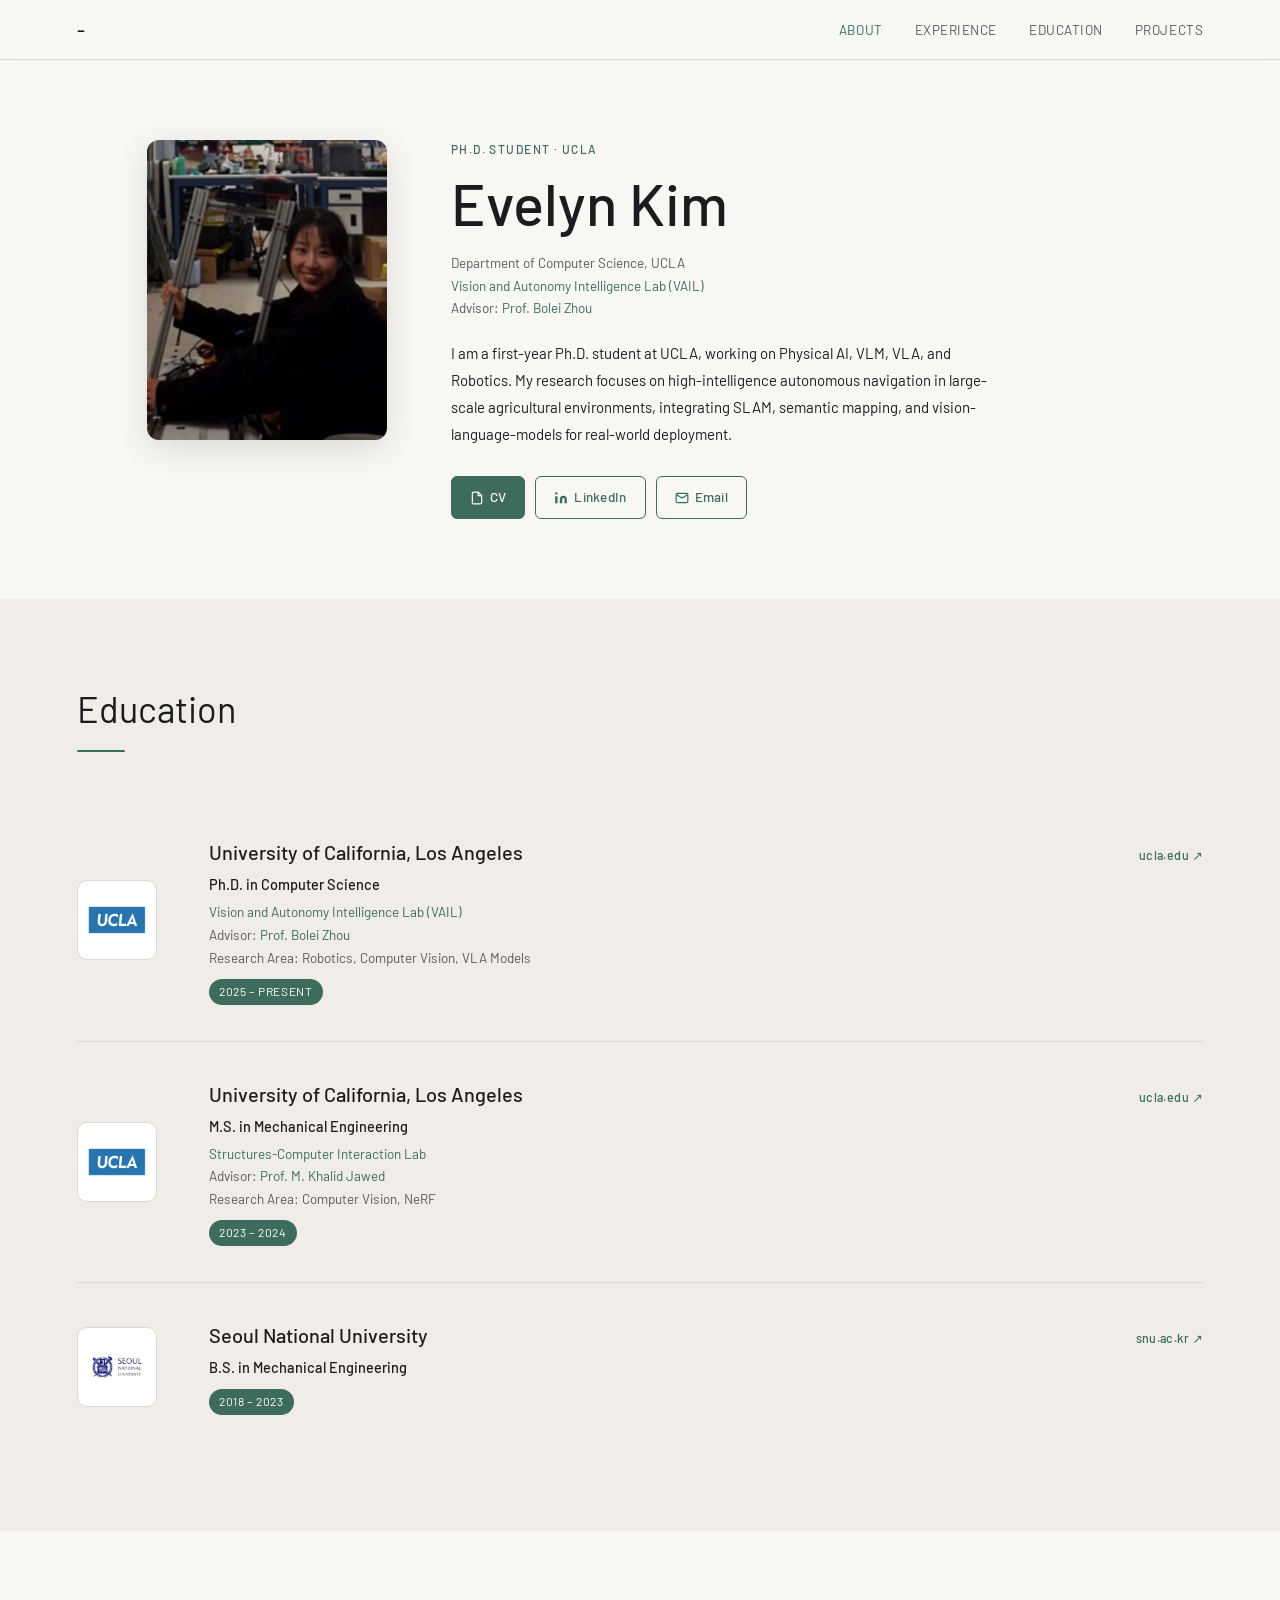
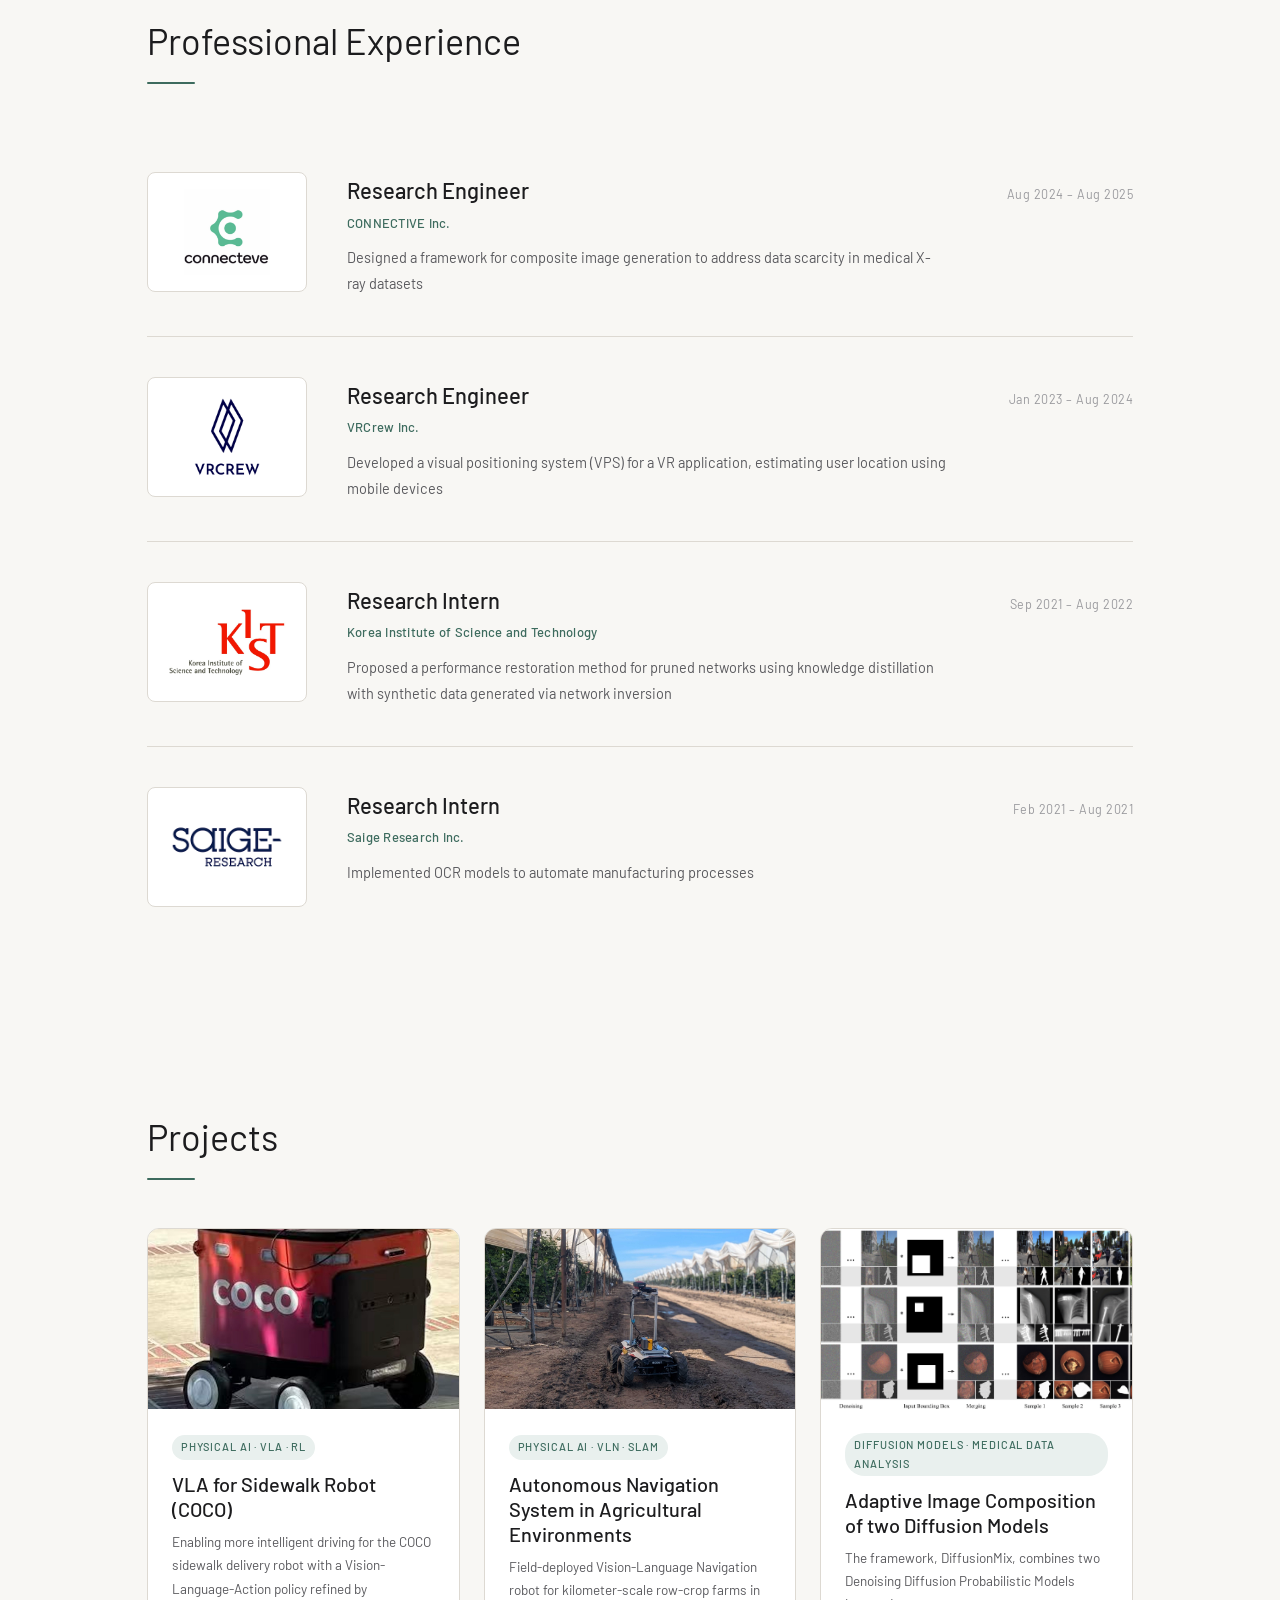
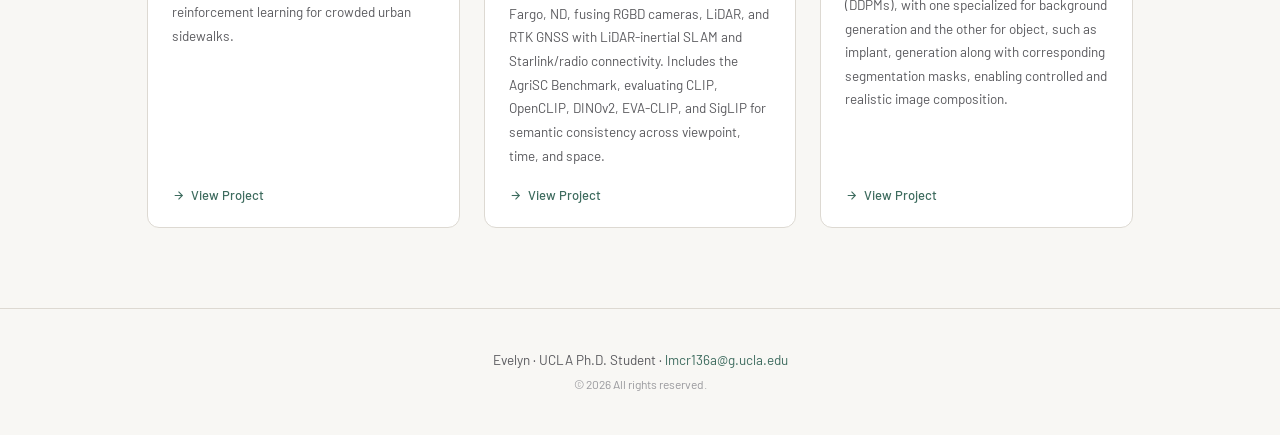
<file: index.html>
<!DOCTYPE html>
<html lang="en">
<head>
  <meta charset="UTF-8" />
  <meta name="viewport" content="width=device-width, initial-scale=1.0" />
  <title>Evelyn Kim, UCLA</title>
  <link rel="preconnect" href="https://fonts.googleapis.com" />
  <link href="https://fonts.googleapis.com/css2?family=Barlow:ital,wght@0,300;0,400;0,500;0,600;1,300;1,400&display=swap" rel="stylesheet" />
  <link rel="stylesheet" href="style.css" />
</head>
<body>

  <!-- ── NAV ─────────────────────────────────────── -->
  <nav id="navbar">
    <span class="nav-name">-</span>
    <ul>
      <li><a href="#about">About</a></li>
      <li><a href="#experience">Experience</a></li>
      <li><a href="#education">Education</a></li>
      <li><a href="#projects">Projects</a></li>
    </ul>
  </nav>

  <!-- ── HERO / ABOUT ──────────────────────────────── -->
  <section id="about" class="hero">
    <div class="hero-inner">
      <div class="hero-photo fade-in">
        <img src="images/profile.jpg" alt="Profile photo" />
      </div>
      <div class="hero-text fade-in delay-1">
        <p class="label">Ph.D. Student · UCLA</p>
        <h1>Evelyn Kim<br /><span class="name-light"><!-- Your Last Name --></span></h1>
        <p class="affiliation">
          Department of Computer Science, UCLA<br />
          <a href="https://vail.cs.ucla.edu/" target="_blank" rel="noopener">Vision and Autonomy Intelligence Lab (VAIL)</a><br />
          Advisor: <a href="https://boleizhou.github.io/" target="_blank" rel="noopener">Prof. Bolei Zhou</a>
        </p>
        <p class="bio">
          I am a first-year Ph.D. student at UCLA, working on Physical AI, VLM, VLA, and Robotics. My research focuses on high-intelligence autonomous navigation in large-scale agricultural environments, integrating SLAM, semantic mapping, and vision-language-models for real-world deployment.
        </p>
        <div class="hero-links">
          <a href="pdfs/CV_Kim.pdf" class="btn" target="_blank" rel="noopener">
            <svg width="14" height="14" viewBox="0 0 24 24" fill="none" stroke="currentColor" stroke-width="2"><path d="M14 2H6a2 2 0 0 0-2 2v16a2 2 0 0 0 2 2h12a2 2 0 0 0 2-2V8z"/><polyline points="14,2 14,8 20,8"/></svg>
            CV
          </a>
          <a href="https://www.linkedin.com/in/steamhyeon/" class="btn btn-outline" target="_blank" rel="noopener">
            <svg width="14" height="14" viewBox="0 0 24 24" fill="currentColor"><path d="M16 8a6 6 0 0 1 6 6v7h-4v-7a2 2 0 0 0-2-2 2 2 0 0 0-2 2v7h-4v-7a6 6 0 0 1 6-6z"/><rect x="2" y="9" width="4" height="12"/><circle cx="4" cy="4" r="2"/></svg>
            LinkedIn
          </a>
          <a href="/cdn-cgi/l/email-protection#bbd7d6d8c98a888ddafbdc95ced8d7da95dedfce" class="btn btn-outline">
            <svg width="14" height="14" viewBox="0 0 24 24" fill="none" stroke="currentColor" stroke-width="2"><path d="M4 4h16c1.1 0 2 .9 2 2v12c0 1.1-.9 2-2 2H4c-1.1 0-2-.9-2-2V6c0-1.1.9-2 2-2z"/><polyline points="22,6 12,12 2,6"/></svg>
            Email
          </a>
        </div>
      </div>
    </div>
  </section>

  <!-- ── EDUCATION ──────────────────────────────── -->
  <section id="education" class="section section-alt">
    <div class="section-inner">
      <h2 class="section-title fade-in">Education</h2>
      <div class="divider fade-in"></div>

      <!-- UCLA PhD -->
      <div class="edu-item fade-in">
        <div class="edu-logo">
          <img src="images/ucla.png" alt="UCLA" />
        </div>
        <div class="edu-content">
          <div class="edu-header">
            <h3>University of California, Los Angeles</h3>
            <a href="https://www.ucla.edu" class="school-link" target="_blank" rel="noopener">
              ucla.edu ↗
            </a>
          </div>
          <p class="edu-degree">Ph.D. in Computer Science</p>
          <p class="edu-details">
            <a href="https://vail.cs.ucla.edu/" target="_blank" rel="noopener">Vision and Autonomy Intelligence Lab (VAIL)</a><br />
            Advisor: <a href="https://boleizhou.github.io/" target="_blank" rel="noopener">Prof. Bolei Zhou</a><br />
            Research Area: Robotics, Computer Vision, VLA Models
          </p>
          <span class="edu-date">2025 – Present</span>
        </div>
      </div>

      <!-- UCLA MS -->
      <div class="edu-item fade-in">
        <div class="edu-logo">
          <img src="images/ucla.png" alt="UCLA" />
        </div>
        <div class="edu-content">
          <div class="edu-header">
            <h3>University of California, Los Angeles</h3>
            <a href="https://www.ucla.edu" class="school-link" target="_blank" rel="noopener">
              ucla.edu ↗
            </a>
          </div>
          <p class="edu-degree">M.S. in Mechanical Engineering</p>
          <p class="edu-details">
            <a href="https://structures.computer/" target="_blank" rel="noopener">Structures-Computer Interaction Lab</a><br />
            Advisor: <a href="https://samueli.ucla.edu/people/m-khalid-jawed/" target="_blank" rel="noopener">Prof. M. Khalid Jawed</a><br />
            Research Area: Computer Vision, NeRF
          </p>
          <span class="edu-date">2023 – 2024</span>
        </div>
      </div>

      <!-- SNU -->
      <div class="edu-item fade-in">
        <div class="edu-logo">
          <img src="images/snu.png" alt="Seoul National University" />
        </div>
        <div class="edu-content">
          <div class="edu-header">
            <h3>Seoul National University</h3>
            <a href="https://www.snu.ac.kr" class="school-link" target="_blank" rel="noopener">
              snu.ac.kr ↗
            </a>
          </div>
          <p class="edu-degree">B.S. in Mechanical Engineering</p>
          <p class="edu-details">
            <!-- Additional details, honors, relevant coursework, etc. -->
          </p>
          <span class="edu-date">2018 – 2023</span>
        </div>
      </div>

    </div>
  </section>

  <!-- ── PROFESSIONAL EXPERIENCE ────────────────── -->
  <section id="experience" class="section">
    <div class="section-inner">
      <h2 class="section-title fade-in">Professional Experience</h2>
      <div class="divider fade-in"></div>

      <div class="exp-item fade-in">
        <div class="exp-image">
          <img src="images/connecteve.png" alt="CONNECTEVE" />
        </div>
        <div class="exp-content">
          <div class="exp-header">
            <h3>Research Engineer</h3>
            <span class="exp-date">Aug 2024 – Aug 2025</span>
          </div>
          <p class="exp-place">CONNECTIVE Inc.</p>
          <p class="exp-desc">Designed a framework for composite image generation to address data scarcity in medical X-ray datasets</p>
        </div>
      </div>

      <div class="exp-item fade-in">
        <div class="exp-image">
          <img src="images/vrcrew.png" alt="VRCrew" />
        </div>
        <div class="exp-content">
          <div class="exp-header">
            <h3>Research Engineer</h3>
            <span class="exp-date">Jan 2023 – Aug 2024</span>
          </div>
          <p class="exp-place">VRCrew Inc.</p>
          <p class="exp-desc">Developed a visual positioning system (VPS) for a VR application, estimating user location using mobile devices</p>
        </div>
      </div>

      <div class="exp-item fade-in">
        <div class="exp-image">
          <img src="images/kist.jpg" alt="KIST" />
        </div>
        <div class="exp-content">
          <div class="exp-header">
            <h3>Research Intern</h3>
            <span class="exp-date">Sep 2021 – Aug 2022</span>
          </div>
          <p class="exp-place">Korea Institute of Science and Technology</p>
          <p class="exp-desc">Proposed a performance restoration method for pruned networks using knowledge distillation with synthetic data
generated via network inversion</p>
        </div>
      </div>

      <div class="exp-item fade-in">
        <div class="exp-image">
          <img src="images/saige_research.png" alt="Saige Research" />
        </div>
        <div class="exp-content">
          <div class="exp-header">
            <h3>Research Intern</h3>
            <span class="exp-date">Feb 2021 – Aug 2021</span>
          </div>
          <p class="exp-place">Saige Research Inc.</p>
          <p class="exp-desc">Implemented OCR models to automate manufacturing processes</p>
        </div>
      </div>

    </div>
  </section>

  <!-- ── PROJECTS ───────────────────────────────── -->
  <section id="projects" class="section">
    <div class="section-inner">
      <h2 class="section-title fade-in">Projects</h2>
      <div class="divider fade-in"></div>

      <div class="projects-grid">

        <!-- Project 1 — COCO VLA -->
        <a href="projects/coco-vla.html" class="project-card fade-in">
          <div class="project-thumb">
            <img src="images/projects/coco_robot.jpg" alt="VLA for Sidewalk Robot (COCO)"
                 onerror="this.parentElement.innerHTML='<div class=\'project-thumb-placeholder\'>🤖</div>'" />
          </div>
          <div class="project-body">
            <div class="project-top">
              <span class="project-tag">Physical AI · VLA · RL</span>
              <h3>VLA for Sidewalk Robot (COCO)</h3>
              <p>
                Enabling more intelligent driving for the COCO sidewalk delivery robot with a
                Vision-Language-Action policy refined by reinforcement learning for crowded
                urban sidewalks.
              </p>
            </div>
            <div class="project-footer">
              <svg width="13" height="13" viewBox="0 0 24 24" fill="none" stroke="currentColor" stroke-width="2"><line x1="5" y1="12" x2="19" y2="12"/><polyline points="12,5 19,12 12,19"/></svg>
              View Project
            </div>
          </div>
        </a>

        <!-- Project 2 — Agricultural Navigation (Fargo VLN + SLAM + AgriSC) -->
        <a href="projects/agri-nav.html" class="project-card fade-in delay-1">
          <div class="project-thumb">
            <img src="images/projects/agri_nav_thumb.jpg" alt="Autonomous Navigation System"
                 onerror="this.parentElement.innerHTML='<div class=\'project-thumb-placeholder\'>🗺️</div>'" />
          </div>
          <div class="project-body">
            <div class="project-top">
              <span class="project-tag">Physical AI · VLN · SLAM</span>
              <h3>Autonomous Navigation System in Agricultural Environments</h3>
              <p>
                Field-deployed Vision-Language Navigation robot for kilometer-scale row-crop farms in
                Fargo, ND, fusing RGBD cameras, LiDAR, and RTK GNSS with LiDAR-inertial SLAM and
                Starlink/radio connectivity. Includes the AgriSC Benchmark, evaluating CLIP, OpenCLIP,
                DINOv2, EVA-CLIP, and SigLIP for semantic consistency across viewpoint, time, and space.
              </p>
            </div>
            <div class="project-footer">
              <svg width="13" height="13" viewBox="0 0 24 24" fill="none" stroke="currentColor" stroke-width="2"><line x1="5" y1="12" x2="19" y2="12"/><polyline points="12,5 19,12 12,19"/></svg>
              View Project
            </div>
          </div>
        </a>

        <!-- Project 3 — DiffusionMix -->
        <a href="projects/diff.html" class="project-card fade-in delay-2">
          <div class="project-thumb">
            <img src="images/projects/diff_thumb.png" alt="Self-Supervised Viewpoint Selector"
                 onerror="this.parentElement.innerHTML='<div class=\'project-thumb-placeholder\'>📸</div>'" />
          </div>
          <div class="project-body">
            <div class="project-top">
              <span class="project-tag">Diffusion Models · Medical Data Analysis</span>
              <h3>Adaptive Image Composition of two Diffusion Models</h3>
              <p>
                The framework, DiffusionMix, combines two Denoising Diffusion Probabilistic Models (DDPMs), with one specialized for background generation and the other for object, such as implant, generation along with corresponding segmentation masks, enabling controlled and realistic image composition.
              </p>
            </div>
            <div class="project-footer">
              <svg width="13" height="13" viewBox="0 0 24 24" fill="none" stroke="currentColor" stroke-width="2"><line x1="5" y1="12" x2="19" y2="12"/><polyline points="12,5 19,12 12,19"/></svg>
              View Project
            </div>
          </div>
        </a>
<!-- 
        <a href="projects/vps.html" class="project-card fade-in delay-2">
          <div class="project-thumb">
            <img src="images/projects/vps_thumb.jpg" alt="Visual Positioning System"
                 onerror="this.parentElement.innerHTML='<div class=\'project-thumb-placeholder\'>📍</div>'" />
          </div>
          <div class="project-body">
            <div class="project-top">
              <span class="project-tag"></span>
              <h3>Visual Positioning System (VPS)</h3>
              <p>
              </p>
            </div>
            <div class="project-footer">
              <svg width="13" height="13" viewBox="0 0 24 24" fill="none" stroke="currentColor" stroke-width="2"><line x1="5" y1="12" x2="19" y2="12"/><polyline points="12,5 19,12 12,19"/></svg>
              View Project
            </div>
          </div>
        </a>

        <a href="projects/kd-domain-adapt.html" class="project-card fade-in delay-2">
          <div class="project-thumb">
            <img src="images/projects/kd_thumb.jpg" alt="Knowledge Distillation"
                 onerror="this.parentElement.innerHTML='<div class=\'project-thumb-placeholder\'>🧠</div>'" />
          </div>
          <div class="project-body">
            <div class="project-top">
              <span class="project-tag"></span>
              <h3>Knowledge Distillation with Network Inversion, Domain Adaptation</h3>
              <p>
              </p>
            </div>
            <div class="project-footer">
              <svg width="13" height="13" viewBox="0 0 24 24" fill="none" stroke="currentColor" stroke-width="2"><line x1="5" y1="12" x2="19" y2="12"/><polyline points="12,5 19,12 12,19"/></svg>
              View Project
            </div>
          </div>
        </a> -->

      </div>
    </div>
  </section>

  <!-- ── FOOTER ─────────────────────────────────── -->
  <footer>
    <p>Evelyn · UCLA Ph.D. Student · <a href="mailto:lmcr136a@g.ucla.edu">lmcr136a@g.ucla.edu</a></p>
    <p class="footer-copy">© <span id="year"></span> All rights reserved.</p>
  </footer>

  <script src="script.js"></script>
</body>
</html>
</file>
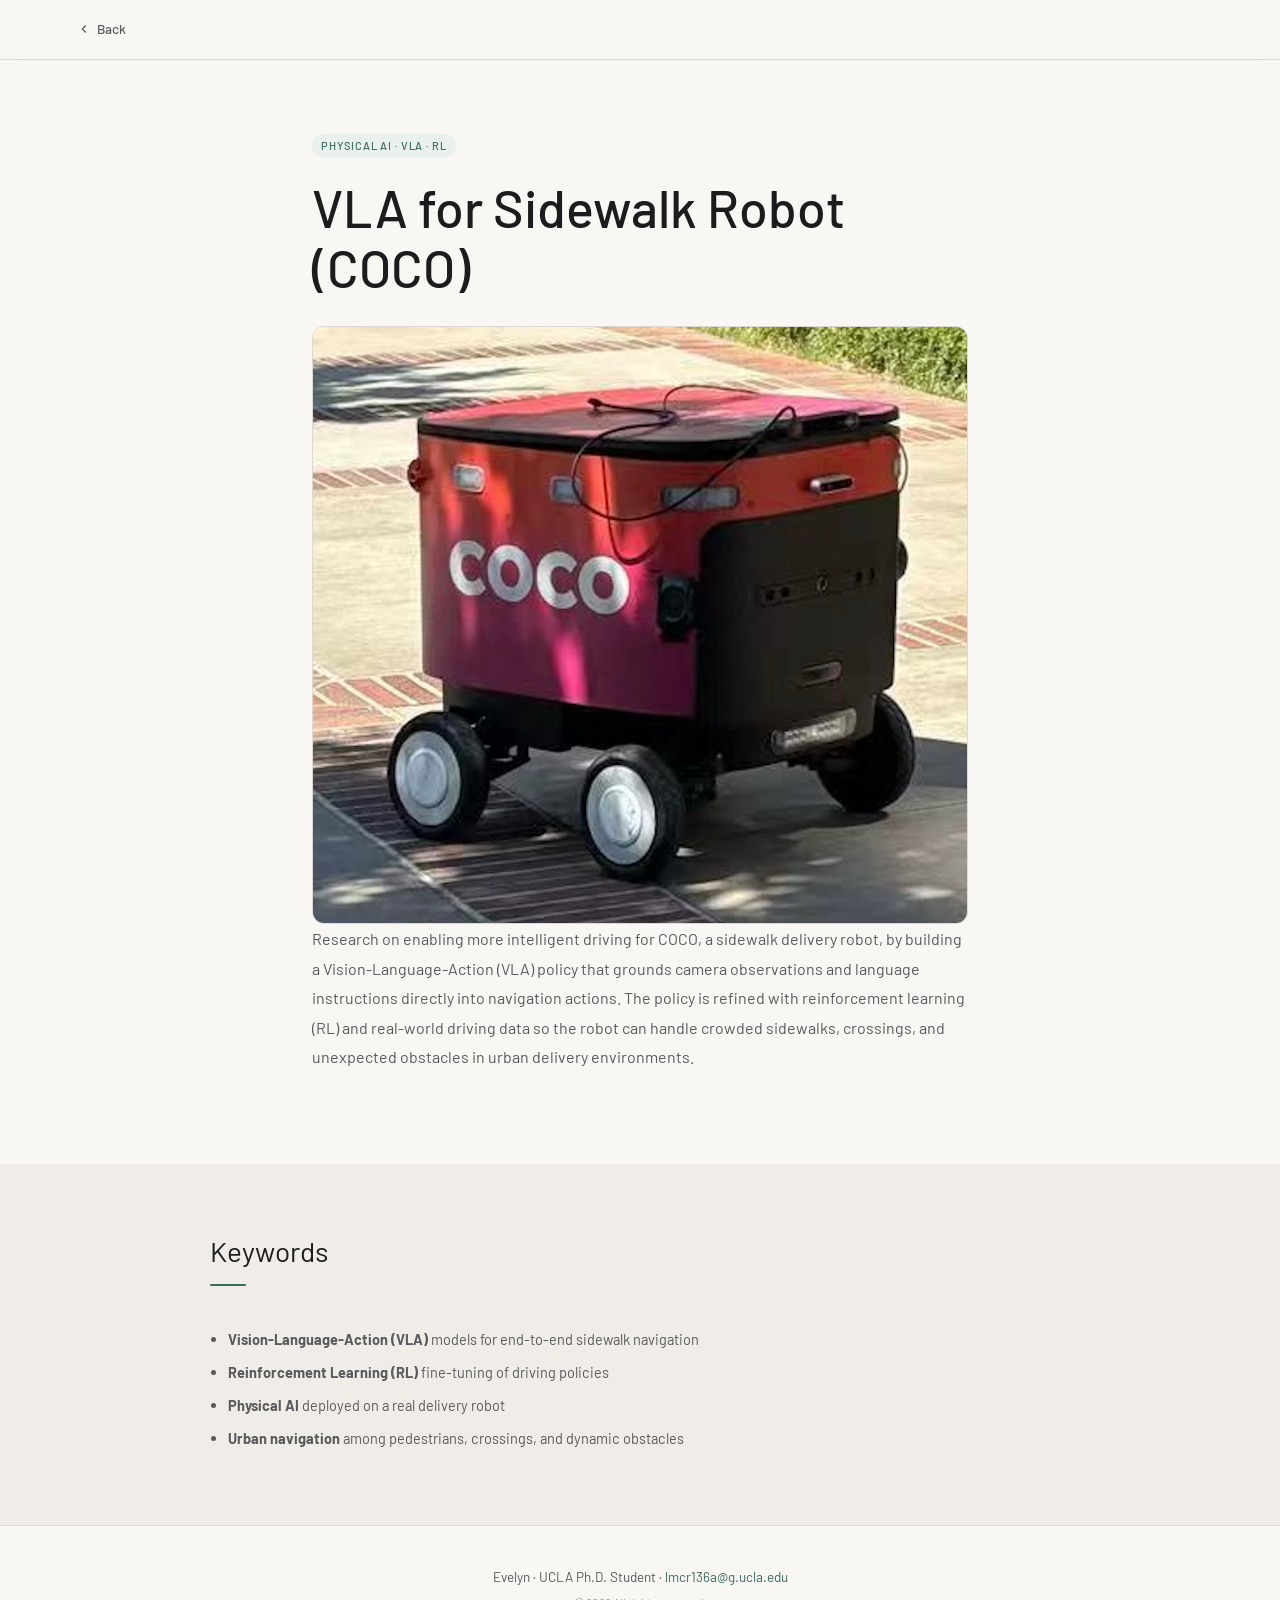
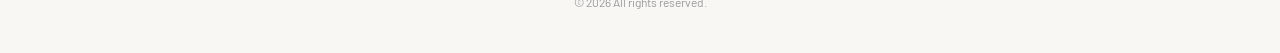
<file: projects/coco-vla.html>
<!DOCTYPE html>
<html lang="en">
<head>
  <meta charset="UTF-8" />
  <meta name="viewport" content="width=device-width, initial-scale=1.0" />
  <title>VLA for Sidewalk Robot (COCO) — Evelyn N. Kim</title>
  <link rel="preconnect" href="https://fonts.googleapis.com" />
  <link href="https://fonts.googleapis.com/css2?family=Barlow:ital,wght@0,300;0,400;0,500;0,600;1,300;1,400&display=swap" rel="stylesheet" />
  <link rel="stylesheet" href="../style.css" />
  <style>
    .proj-back {
      position: fixed;
      top: 0; left: 0; right: 0;
      height: var(--nav-h);
      background: rgba(248, 247, 244, 0.88);
      backdrop-filter: blur(12px);
      -webkit-backdrop-filter: blur(12px);
      border-bottom: 1px solid var(--border);
      display: flex;
      align-items: center;
      padding: 0 clamp(24px, 6vw, 80px);
      z-index: 100;
    }
    .proj-back a {
      display: inline-flex;
      align-items: center;
      gap: 6px;
      font-size: 13.5px;
      font-weight: 500;
      color: var(--ink-soft);
      transition: color .2s;
    }
    .proj-back a:hover { color: var(--accent); text-decoration: none; }

    .proj-hero {
      padding: calc(var(--nav-h) + 72px) clamp(24px, 8vw, 120px) 64px;
      max-width: 860px;
      margin: 0 auto;
    }
    .proj-hero .project-tag { margin-bottom: 20px; }
    .proj-title {
      font-family: var(--font-display);
      font-size: clamp(36px, 5vw, 52px);
      font-weight: 500;
      line-height: 1.15;
      color: var(--ink);
      margin-bottom: 28px;
    }
    .proj-desc {
      font-size: 16px;
      color: var(--ink-soft);
      line-height: 1.85;
      margin-bottom: 28px;
    }
    .proj-link {
      display: inline-flex;
      align-items: center;
      gap: 7px;
      font-size: 13.5px;
      font-weight: 500;
      color: var(--accent);
      border: 1.5px solid var(--accent);
      padding: 8px 16px;
      border-radius: 6px;
      transition: background .2s;
    }
    .proj-link:hover { background: var(--accent-pale); text-decoration: none; }

    .proj-section {
      padding: 64px clamp(24px, 8vw, 120px);
    }
    .proj-section:nth-child(odd) { background: var(--bg-alt); }
    .proj-section-inner {
      max-width: 860px;
      margin: 0 auto;
    }
    .proj-section-title {
      font-family: var(--font-display);
      font-size: 28px;
      font-weight: 400;
      color: var(--ink);
      margin-bottom: 10px;
    }
    .proj-section-divider {
      width: 36px;
      height: 2px;
      background: var(--accent);
      border-radius: 2px;
      margin-bottom: 40px;
    }

    /* ── Row: image + text ── */
    .proj-row {
      display: flex;
      align-items: flex-start;
      gap: 36px;
    }

    /* Max height 340px — shrinks to image's natural height if smaller */
    .proj-img {
      max-height: 400px;
      width: auto;
      flex-shrink: 0;
      background: var(--white);
      border: 1px solid var(--border);
      border-radius: var(--r);
      overflow: hidden;
      display: flex;
    }
    .proj-img img {
      max-height: 400px;
      height: auto;
      width: auto;
      display: block;
    }

    /* Text beside image (default: side by side) */
    .proj-texts {
      flex: 1;
      min-width: 0;
      display: grid;
      grid-template-columns: 1fr 1fr;
      gap: 24px;
      align-self: center;
    }

    /* Stacked: image wide → texts go below, full width */
    .proj-row.stacked {
      flex-direction: column;
    }
    .proj-row.stacked .proj-img {
      width: 100%;
      max-height: 400px;
      height: auto;
    }
    .proj-row.stacked .proj-img img {
      width: 100%;
      height: auto;
      max-height: 400px;
      object-fit: contain;
    }
    .proj-row.stacked .proj-texts {
      width: 100%;
    }

    /* ── Full-width text block (no image) ── */
    .proj-text-full {
      font-size: 14.5px;
      color: var(--ink-soft);
      line-height: 1.85;
    }
    .proj-text-full h2 {
      font-family: var(--font-display);
      font-size: 20px;
      font-weight: 500;
      color: var(--ink);
      margin: 0 0 10px;
    }
    .proj-text-full h3 {
      font-size: 15px;
      font-weight: 500;
      color: var(--ink);
      margin: 0 0 6px;
    }
    .proj-text-full p { margin: 0 0 10px; }
    .proj-text-full p:last-child { margin-bottom: 0; }
    .proj-text-full div + div { margin-top: 1.2rem; }
    .proj-text-full ul {
      margin: 0 0 10px;
      padding-left: 18px;
    }
    .proj-text-full li { margin-bottom: 6px; }
    .proj-subproject-tag {
      display: inline-block;
      font-size: 11.5px;
      font-weight: 500;
      letter-spacing: .06em;
      text-transform: uppercase;
      color: var(--accent);
      margin-bottom: 8px;
    }

    /* ── Figure: centered image + full-width caption ── */
    .proj-figure {
      margin-bottom: 48px;
      display: flex;
      flex-direction: column;
      align-items: center;
      gap: 16px;
    }
    .proj-figure:last-child { margin-bottom: 0; }
    .proj-figure-img {
      background: var(--white);
      border: 1px solid var(--border);
      border-radius: var(--r);
      overflow: hidden;
      width: fit-content;
      max-width: 100%;
      line-height: 0;
    }
    .proj-figure-img img {
      display: block;
      max-height: 280px;
      max-width: 100%;
      width: auto;
      height: auto;
    }
    .proj-figure-caption {
      width: 100%;
      font-size: 13.5px;
      color: var(--ink-soft);
      line-height: 1.75;
      border-left: 2px solid var(--accent);
      padding-left: 14px;
    }
    .proj-figure-caption strong {
      color: var(--ink);
      font-weight: 500;
    }
      height: 100%;
      display: flex;
      align-items: center;
      justify-content: center;
      font-size: 48px;
      opacity: .3;
      background: var(--accent-pale);
      min-width: 200px;
    }

    @media (max-width: 640px) {
      .proj-row, .proj-row.stacked { flex-direction: column; }
      .proj-img, .proj-row.stacked .proj-img { width: 100% !important; max-height: 400px !important; height: auto !important; }
      .proj-img img, .proj-row.stacked .proj-img img { width: 100% !important; height: auto !important; max-height: 400px !important; object-fit: contain; }
      .proj-texts { grid-template-columns: 1fr; }
    }
  </style>
</head>
<body>

  <div class="proj-back">
    <a href="../index.html">
      <svg width="14" height="14" viewBox="0 0 24 24" fill="none" stroke="currentColor" stroke-width="2"><polyline points="15,18 9,12 15,6"/></svg>
      Back
    </a>
  </div>

  <!-- ── HERO ── -->
  <div class="proj-hero fade-in">
    <span class="project-tag">Physical AI · VLA · RL</span>
    <h1 class="proj-title">VLA for Sidewalk Robot (COCO)</h1>

    <div style="background:var(--white); border:1px solid var(--border); border-radius:var(--r); overflow:hidden; line-height:0;">
      <img src="../images/projects/coco_robot.jpg" alt="COCO sidewalk delivery robot"
           style="max-height:600px; height:auto; width:auto; max-width:100%; display:block;"
           onerror="this.parentElement.innerHTML='<div style=\'padding:40px;color:var(--ink-light);font-size:13px;\'>Image placeholder</div>'" />
    </div>

    <p class="proj-desc">
      Research on enabling more intelligent driving for COCO, a sidewalk delivery robot, by building a
      Vision-Language-Action (VLA) policy that grounds camera observations and language instructions
      directly into navigation actions. The policy is refined with reinforcement learning (RL) and
      real-world driving data so the robot can handle crowded sidewalks, crossings, and unexpected
      obstacles in urban delivery environments.
    </p>
  </div>

  <!-- ── KEYWORDS ── -->
  <div class="proj-section">
    <div class="proj-section-inner">
      <h2 class="proj-section-title fade-in">Keywords</h2>
      <div class="proj-section-divider fade-in"></div>
      <div class="proj-text-full fade-in">
        <ul>
          <li><strong>Vision-Language-Action (VLA)</strong> models for end-to-end sidewalk navigation</li>
          <li><strong>Reinforcement Learning (RL)</strong> fine-tuning of driving policies</li>
          <li><strong>Physical AI</strong> deployed on a real delivery robot</li>
          <li><strong>Urban navigation</strong> among pedestrians, crossings, and dynamic obstacles</li>
        </ul>
      </div>
    </div>
  </div>

  <!-- ── FOOTER ── -->
  <footer>
    <p>Evelyn · UCLA Ph.D. Student · <a href="mailto:lmcr136a@g.ucla.edu">lmcr136a@g.ucla.edu</a></p>
    <p class="footer-copy">© <span id="year"></span> All rights reserved.</p>
  </footer>

  <script>
    document.getElementById('year').textContent = new Date().getFullYear();

    const fadeEls = document.querySelectorAll('.fade-in');
    const observer = new IntersectionObserver((entries) => {
      entries.forEach(entry => {
        if (entry.isIntersecting) {
          entry.target.classList.add('visible');
          observer.unobserve(entry.target);
        }
      });
    }, { threshold: 0.1, rootMargin: '0px 0px -40px 0px' });
    fadeEls.forEach(el => observer.observe(el));

  </script>
</body>
</html>
</file>
<file: style.css>
/* ── RESET & BASE ──────────────────────────────── */
*, *::before, *::after { box-sizing: border-box; margin: 0; padding: 0; }

:root {
  --bg:         #F8F7F4;
  --bg-alt:     #F0EDE8;
  --ink:        #1C1C1E;
  --ink-soft:   #5A5A5E;
  --ink-light:  #9A9A9E;
  --accent:     #3D6B5E;
  --accent-pale:#E9F0EE;
  --border:     #DDD9D2;
  --white:      #FFFFFF;

  --font-display: 'Barlow', system-ui, sans-serif;
  --font-body:    'Barlow', system-ui, sans-serif;

  --r: 12px;
  --nav-h: 60px;
  --max-w: 980px;
}

html { scroll-behavior: smooth; }

body {
  background: var(--bg);
  color: var(--ink);
  font-family: var(--font-body);
  font-size: 15px;
  line-height: 1.65;
  -webkit-font-smoothing: antialiased;
}

a { color: var(--accent); text-decoration: none; }
a:hover { text-decoration: underline; }
img { display: block; max-width: 100%; }


/* ── NAV ───────────────────────────────────────── */
#navbar {
  position: fixed;
  top: 0; left: 0; right: 0;
  height: var(--nav-h);
  background: rgba(248, 247, 244, 0.88);
  backdrop-filter: blur(12px);
  -webkit-backdrop-filter: blur(12px);
  border-bottom: 1px solid var(--border);
  display: flex;
  align-items: center;
  justify-content: space-between;
  padding: 0 clamp(24px, 6vw, 80px);
  z-index: 100;
  transition: box-shadow .3s;
}
#navbar.scrolled { box-shadow: 0 2px 16px rgba(0,0,0,.07); }

.nav-name {
  font-family: var(--font-display);
  font-size: 20px;
  font-weight: 500;
  color: var(--ink);
  letter-spacing: .02em;
}

#navbar ul {
  list-style: none;
  display: flex;
  gap: 32px;
}
#navbar ul a {
  font-size: 13.5px;
  font-weight: 400;
  color: var(--ink-soft);
  letter-spacing: .04em;
  text-transform: uppercase;
  transition: color .2s;
}
#navbar ul a:hover { color: var(--accent); text-decoration: none; }


/* ── HERO ───────────────────────────────────────── */
.hero {
  padding: calc(var(--nav-h) + 80px) clamp(24px, 6vw, 80px) 80px;
  max-width: calc(var(--max-w) + 160px);
  margin: 0 auto;
}
.hero-inner {
  display: grid;
  grid-template-columns: 240px 1fr;
  gap: 64px;
  align-items: start;
}

/* Photo */
.hero-photo img {
  width: 240px;
  height: 300px;
  object-fit: cover;
  border-radius: var(--r);
  box-shadow: 0 8px 32px rgba(0,0,0,.12);
  transition: transform .4s ease, box-shadow .4s ease;
}
.hero-photo img:hover {
  transform: translateY(-4px);
  box-shadow: 0 16px 40px rgba(0,0,0,.16);
}

/* Text */
.label {
  font-size: 12px;
  font-weight: 500;
  letter-spacing: .12em;
  text-transform: uppercase;
  color: var(--accent);
  margin-bottom: 12px;
}
h1 {
  font-family: var(--font-display);
  font-size: clamp(42px, 5vw, 58px);
  font-weight: 500;
  line-height: 1.1;
  color: var(--ink);
  margin-bottom: 16px;
}
.name-light { font-weight: 300; font-style: italic; }

.affiliation {
  font-size: 13.5px;
  color: var(--ink-soft);
  margin-bottom: 20px;
  line-height: 1.7;
}
.bio {
  font-size: 15px;
  color: var(--ink);
  line-height: 1.8;
  max-width: 560px;
  margin-bottom: 28px;
}

/* Hero buttons */
.hero-links { display: flex; gap: 10px; flex-wrap: wrap; }

.btn {
  display: inline-flex;
  align-items: center;
  gap: 6px;
  padding: 9px 18px;
  border-radius: 6px;
  font-size: 13.5px;
  font-weight: 500;
  letter-spacing: .02em;
  background: var(--accent);
  color: var(--white);
  border: 1.5px solid var(--accent);
  cursor: pointer;
  transition: background .2s, transform .15s, box-shadow .2s;
}
.btn:hover {
  background: #2d5347;
  border-color: #2d5347;
  transform: translateY(-1px);
  box-shadow: 0 4px 14px rgba(61,107,94,.25);
  text-decoration: none;
  color: var(--white);
}

.btn-outline {
  background: transparent;
  color: var(--accent);
}
.btn-outline:hover {
  background: var(--accent-pale);
  color: var(--accent);
  box-shadow: none;
}


/* ── SECTIONS ───────────────────────────────────── */
.section {
  padding: 80px clamp(24px, 6vw, 80px);
  max-width: calc(var(--max-w) + 160px);
  margin: 0 auto;
}
.section-alt {
  background: var(--bg-alt);
  max-width: 100%;
  padding: 80px clamp(24px, 6vw, 80px);
}
.section-alt .section-inner {
  max-width: calc(var(--max-w) + 160px);
  margin: 0 auto;
}
.section-inner { max-width: calc(var(--max-w) + 160px); margin: 0 auto; }

.section-title {
  font-family: var(--font-display);
  font-size: 36px;
  font-weight: 400;
  color: var(--ink);
  margin-bottom: 12px;
}
.divider {
  width: 48px;
  height: 2px;
  background: var(--accent);
  border-radius: 2px;
  margin-bottom: 48px;
}


/* ── EXPERIENCE ITEMS ──────────────────────────── */
.exp-item {
  display: grid;
  grid-template-columns: 160px 1fr;
  gap: 40px;
  align-items: start;
  padding: 40px 0;
  border-bottom: 1px solid var(--border);
}
.exp-item:last-child { border-bottom: none; }

/* Logo container — longest side fills the box, letter-boxed */
.exp-image {
  width: 160px;
  height: 120px;
  border-radius: 8px;
  overflow: hidden;
  background: var(--white);
  border: 1px solid var(--border);
  flex-shrink: 0;
  display: flex;
  align-items: center;
  justify-content: center;
  padding: 16px;
}
.exp-image img {
  width: 100%;
  height: 100%;
  object-fit: contain;   /* longest side fits, no cropping */
}

.exp-header {
  display: flex;
  align-items: baseline;
  justify-content: space-between;
  gap: 16px;
  margin-bottom: 4px;
  flex-wrap: wrap;
}
.exp-content h3 {
  font-family: var(--font-display);
  font-size: 22px;
  font-weight: 500;
  color: var(--ink);
}
.exp-date {
  font-size: 12.5px;
  color: var(--ink-light);
  letter-spacing: .04em;
  white-space: nowrap;
}
.exp-place {
  font-size: 13px;
  font-weight: 500;
  color: var(--accent);
  margin-bottom: 10px;
  letter-spacing: .02em;
}
.exp-desc {
  font-size: 14.5px;
  color: var(--ink-soft);
  line-height: 1.8;
  max-width: 600px;
}


/* ── EDUCATION ──────────────────────────────────── */
.edu-item {
  display: grid;
  grid-template-columns: 100px 1fr;
  gap: 32px;
  align-items: center;
  padding: 36px 0;
  border-bottom: 1px solid var(--border);
}
.edu-item:last-child { border-bottom: none; }

.edu-logo {
  width: 80px;
  height: 80px;
  display: flex;
  align-items: center;
  justify-content: center;
  background: var(--white);
  border: 1px solid var(--border);
  border-radius: 10px;
  padding: 10px;
  flex-shrink: 0;
}
.edu-logo img { max-width: 100%; max-height: 100%; object-fit: contain; }

.edu-header {
  display: flex;
  align-items: baseline;
  justify-content: space-between;
  gap: 12px;
  margin-bottom: 4px;
  flex-wrap: wrap;
}
.edu-content h3 {
  font-family: var(--font-display);
  font-size: 20px;
  font-weight: 500;
  color: var(--ink);
}
.school-link {
  font-size: 12.5px;
  color: var(--accent);
  letter-spacing: .03em;
  font-weight: 500;
}
.edu-degree {
  font-size: 14.5px;
  font-weight: 500;
  color: var(--ink);
  margin-bottom: 4px;
}
.edu-details {
  font-size: 13.5px;
  color: var(--ink-soft);
  line-height: 1.7;
  margin-bottom: 8px;
}
.edu-date {
  display: inline-block;
  font-size: 12px;
  letter-spacing: .06em;
  text-transform: uppercase;
  color: var(--white);
  background: var(--accent);
  padding: 3px 10px;
  border-radius: 20px;
}


/* ── PROJECTS GRID ──────────────────────────────── */
.projects-grid {
  display: grid;
  grid-template-columns: repeat(auto-fill, minmax(300px, 1fr));
  gap: 24px;
}

/* Clickable card — the whole card is a link */
.project-card {
  background: var(--white);
  border: 1px solid var(--border);
  border-radius: var(--r);
  overflow: hidden;
  display: flex;
  flex-direction: column;
  cursor: pointer;
  text-decoration: none;
  color: inherit;
  transition: transform .25s ease, box-shadow .25s ease, border-color .25s ease;
}
.project-card:hover {
  transform: translateY(-4px);
  box-shadow: 0 10px 30px rgba(0,0,0,.09);
  border-color: var(--accent);
  text-decoration: none;
  color: inherit;
}

/* Thumbnail image at the top of each card */
.project-thumb {
  width: 100%;
  height: 180px;
  overflow: hidden;
  background: var(--bg-alt);
  flex-shrink: 0;
}
.project-thumb img {
  width: 100%;
  height: 100%;
  object-fit: cover;
  transition: transform .4s ease;
}
.project-card:hover .project-thumb img {
  transform: scale(1.04);
}

/* Placeholder shown when no image supplied */
.project-thumb-placeholder {
  width: 100%;
  height: 100%;
  display: flex;
  align-items: center;
  justify-content: center;
  background: var(--accent-pale);
  color: var(--accent);
  font-size: 32px;
  opacity: .5;
}

.project-body {
  padding: 24px 24px 20px;
  display: flex;
  flex-direction: column;
  flex: 1;
}

.project-top { flex: 1; }

.project-tag {
  display: inline-block;
  font-size: 11px;
  font-weight: 500;
  letter-spacing: .08em;
  text-transform: uppercase;
  color: var(--accent);
  background: var(--accent-pale);
  padding: 3px 9px;
  border-radius: 20px;
  margin-bottom: 12px;
}
.project-card h3 {
  font-family: var(--font-display);
  font-size: 20px;
  font-weight: 500;
  margin-bottom: 8px;
  color: var(--ink);
  line-height: 1.25;
}
.project-card p {
  font-size: 13.5px;
  color: var(--ink-soft);
  line-height: 1.75;
}

.project-footer {
  margin-top: 18px;
  display: flex;
  align-items: center;
  gap: 6px;
  font-size: 13px;
  font-weight: 500;
  color: var(--accent);
}
.project-footer svg { flex-shrink: 0; }


/* ── FOOTER ─────────────────────────────────────── */
footer {
  text-align: center;
  padding: 40px 24px;
  border-top: 1px solid var(--border);
  font-size: 13.5px;
  color: var(--ink-soft);
}
footer a { color: var(--accent); }
.footer-copy { margin-top: 4px; font-size: 12px; color: var(--ink-light); }


/* ── ANIMATIONS ─────────────────────────────────── */
.fade-in {
  opacity: 0;
  transform: translateY(18px);
  transition: opacity .6s ease, transform .6s ease;
}
.fade-in.visible {
  opacity: 1;
  transform: translateY(0);
}
.delay-1 { transition-delay: .12s; }
.delay-2 { transition-delay: .24s; }


/* ── RESPONSIVE ─────────────────────────────────── */
@media (max-width: 700px) {
  .hero-inner {
    grid-template-columns: 1fr;
    gap: 32px;
  }
  .hero-photo img { width: 180px; height: 220px; margin: 0 auto; }
  .exp-item { grid-template-columns: 1fr; gap: 20px; }
  .exp-image { width: 100%; height: 120px; }
  .edu-item { grid-template-columns: 1fr; gap: 16px; }
  .edu-header { flex-direction: column; }
  #navbar ul { gap: 16px; }
  h1 { font-size: 36px; }
}
</file>
